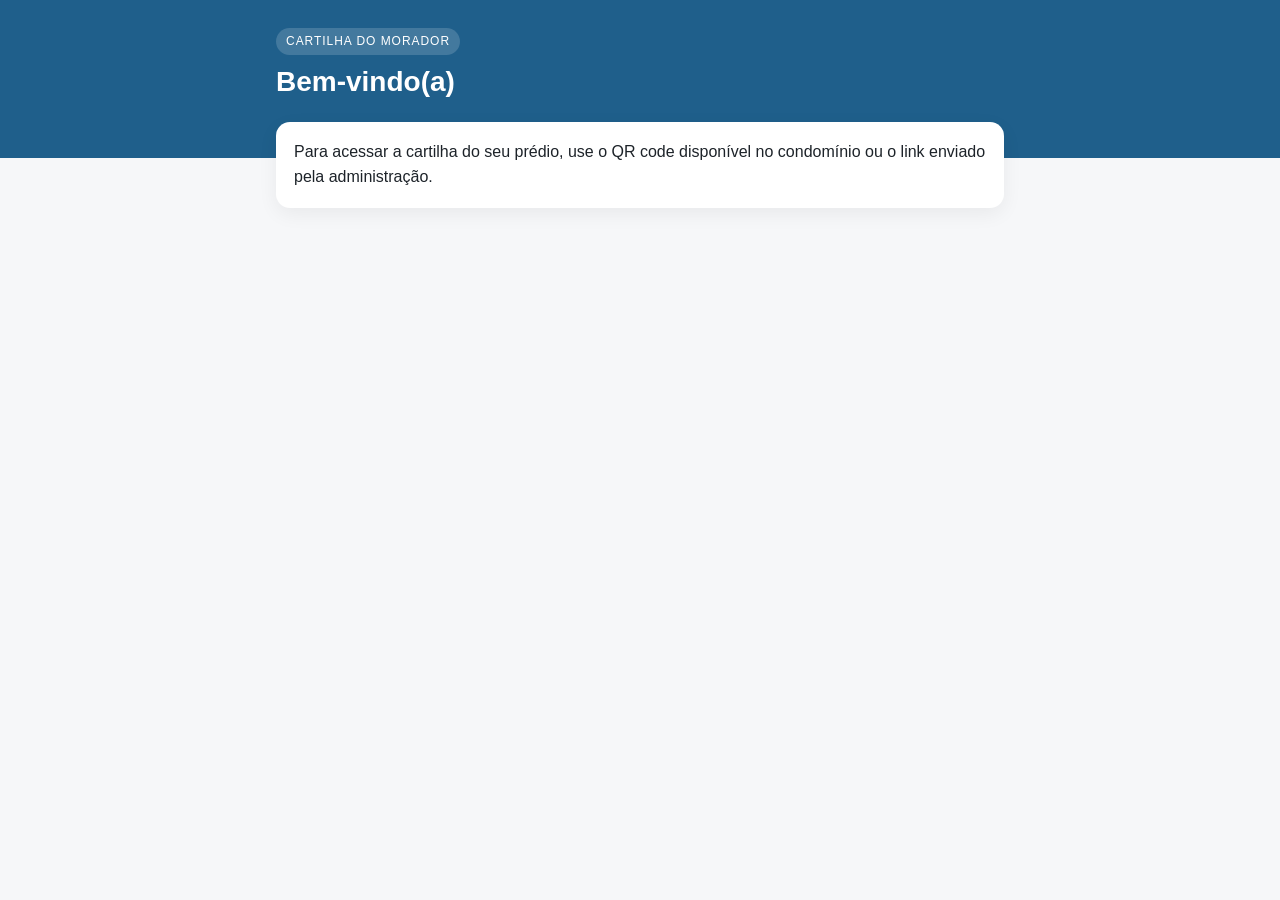
<file: index.html>
<!DOCTYPE html>
<html lang="pt-BR">
<head>
<meta charset="utf-8">
<meta name="viewport" content="width=device-width, initial-scale=1">
<meta name="robots" content="noindex">
<title>Cartilha do Morador</title>
<link rel="stylesheet" href="assets/cartilha.css">
</head>
<body>
<header class="topo"><div class="wrap"><span class="selo">Cartilha do Morador</span><h1>Bem-vindo(a)</h1></div></header>
<main class="wrap">
  <section class="boas-vindas"><p>Para acessar a cartilha do seu prédio, use o QR code disponível no condomínio ou o link enviado pela administração.</p></section>
</main>
</body>
</html>
</file>
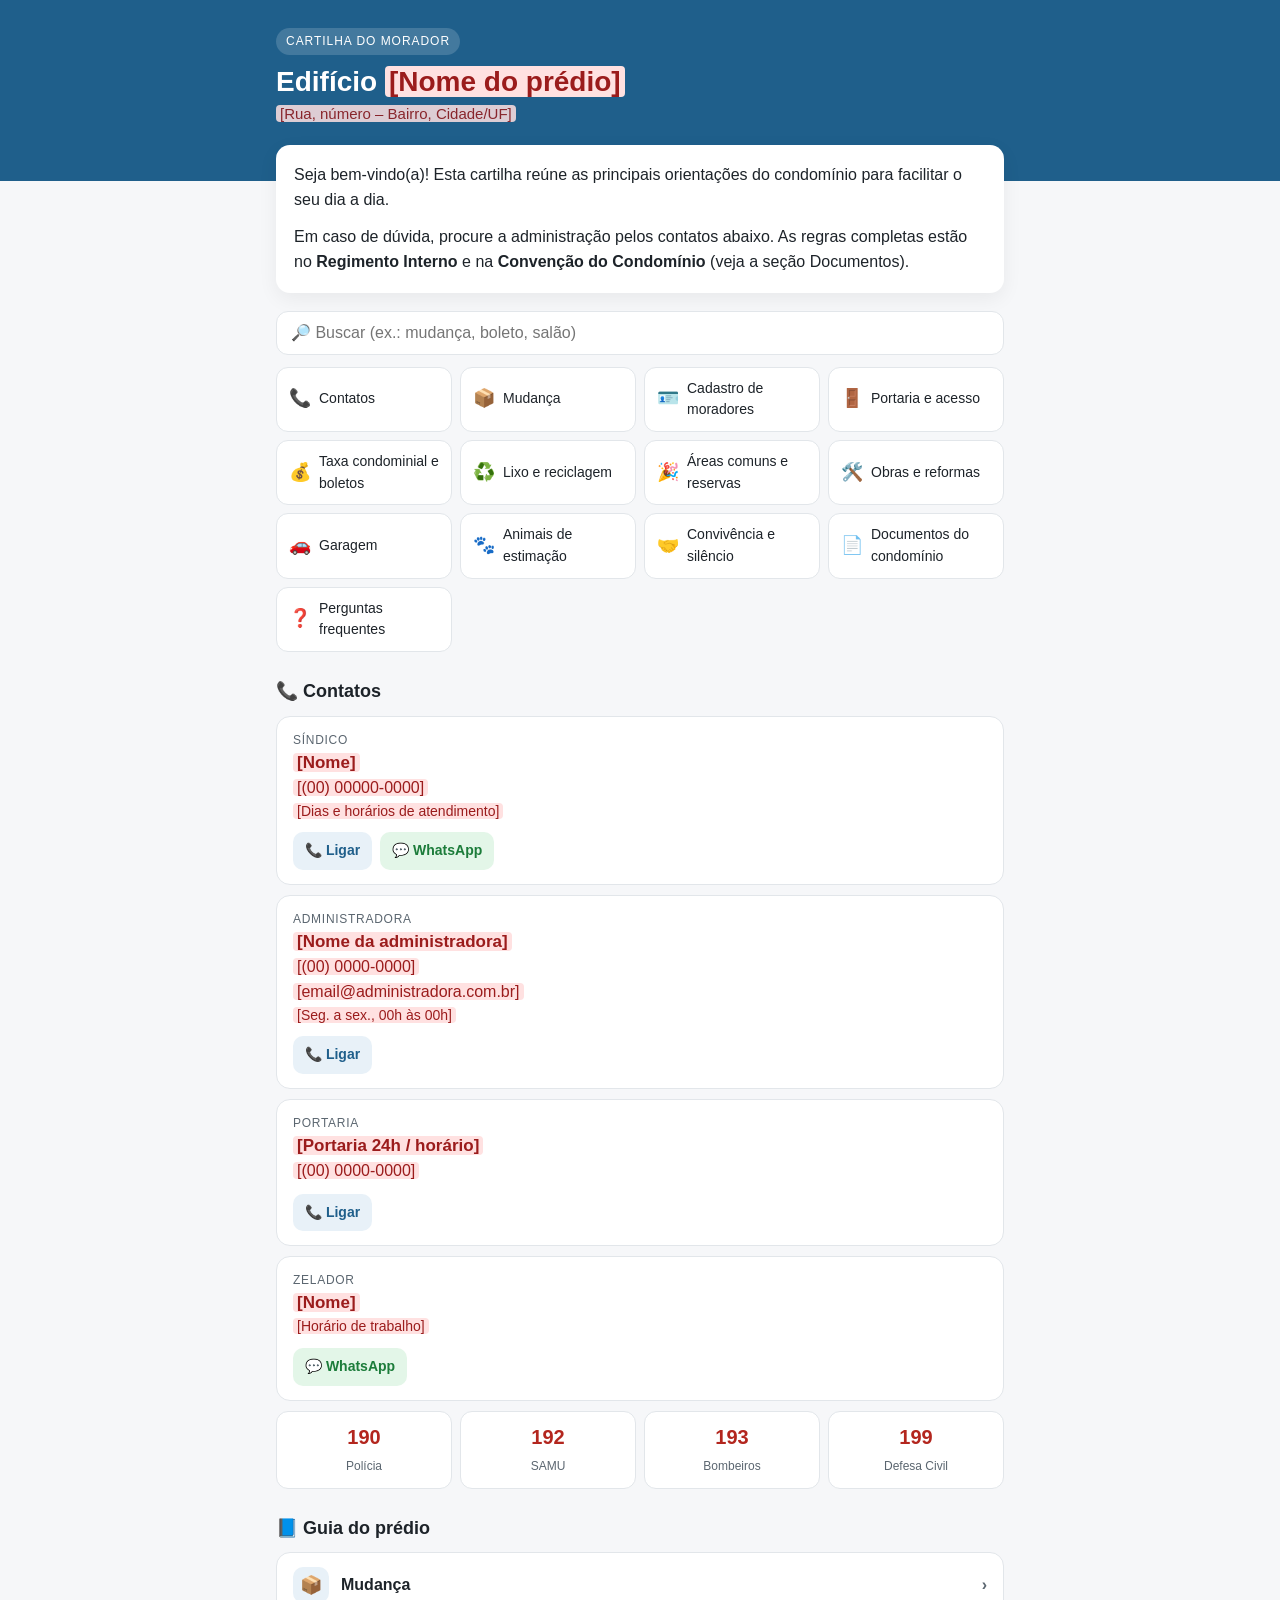
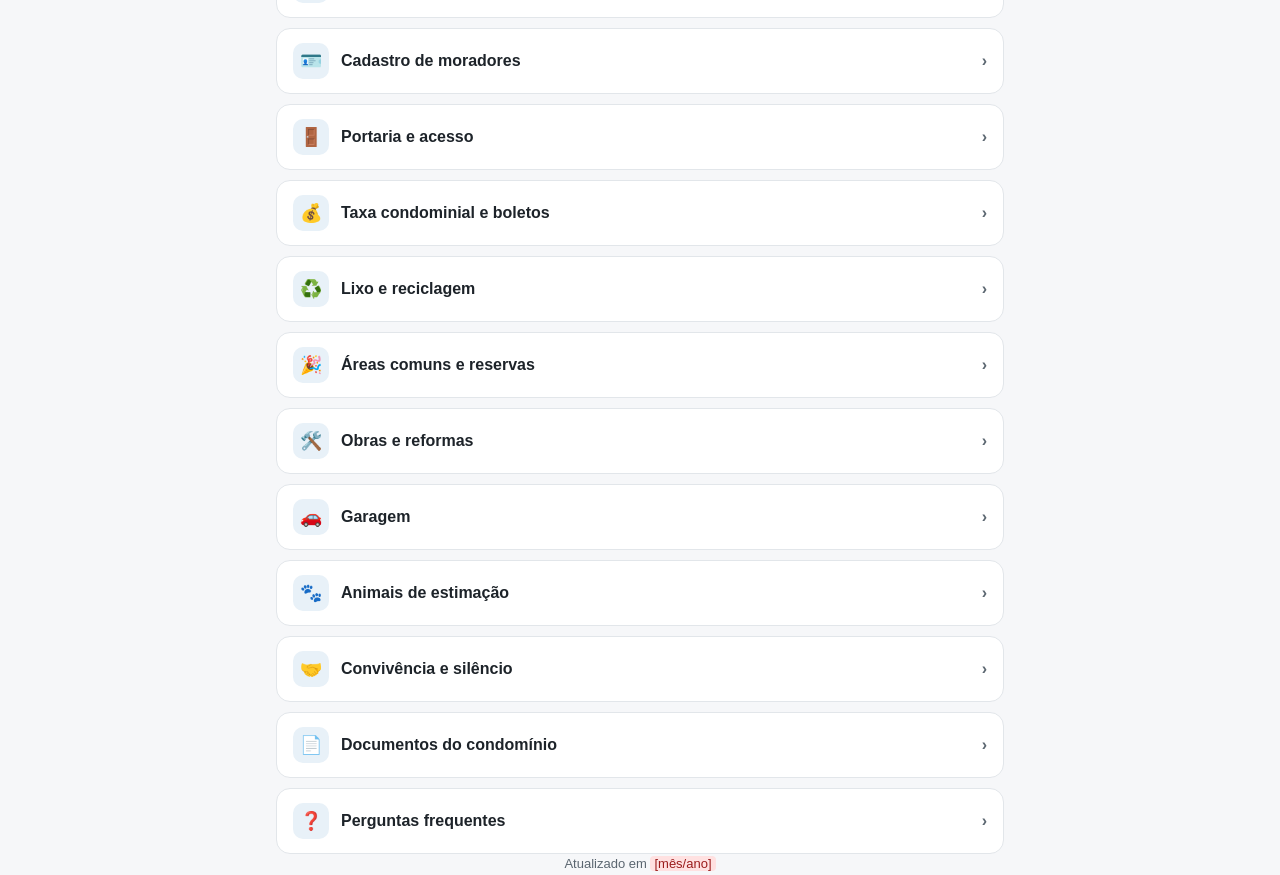
<file: aguas-de-marco/index.html>
<!DOCTYPE html>
<html lang="pt-BR">
<head>
<meta charset="utf-8">
<meta name="viewport" content="width=device-width, initial-scale=1">
<meta name="robots" content="noindex">
<title>Cartilha do Morador</title>
<link rel="stylesheet" href="../assets/cartilha.css">
</head>
<body>

<header class="topo">
  <div class="wrap">
    <span class="selo">Cartilha do Morador</span>
    <h1 id="predio"></h1>
    <p class="endereco" id="endereco"></p>
  </div>
</header>

<main class="wrap">
  <section class="boas-vindas" id="boas-vindas"></section>

  <div class="busca">
    <input id="campo-busca" type="search" placeholder="🔎 Buscar (ex.: mudança, boleto, salão)" aria-label="Buscar na cartilha">
  </div>

  <nav class="atalhos" id="atalhos"></nav>

  <h2 class="titulo-bloco" id="contatos">📞 Contatos</h2>
  <div class="contatos" id="lista-contatos"></div>
  <div class="emergencia" id="emergencia"></div>

  <h2 class="titulo-bloco">📘 Guia do prédio</h2>
  <div class="secoes" id="secoes"></div>
  <p class="vazio" id="vazio">Nada encontrado. Fale com a administração pelos contatos acima.</p>
</main>

<footer class="wrap">
  Atualizado em <span id="atualizado"></span>
</footer>

<script>
/* =====================================================================
   CONTEÚDO DA CARTILHA — edite só esta parte.
   - Tudo entre [colchetes] aparece destacado em vermelho até ser preenchido.
   - Use *texto* para negrito.
   - Para remover um item, apague a linha inteira (incluindo a vírgula).
   - Para remover uma seção, apague o bloco { ... } dela.
   ===================================================================== */
window.CARTILHA = {
  predio: "Edifício [Nome do prédio]",
  endereco: "[Rua, número – Bairro, Cidade/UF]",
  atualizadoEm: "[mês/ano]",

  boasVindas: [
    "Seja bem-vindo(a)! Esta cartilha reúne as principais orientações do condomínio para facilitar o seu dia a dia.",
    "Em caso de dúvida, procure a administração pelos contatos abaixo. As regras completas estão no *Regimento Interno* e na *Convenção do Condomínio* (veja a seção Documentos)."
  ],

  contatos: [
    { funcao: "Síndico", nome: "[Nome]", telefone: "[(00) 00000-0000]", whatsapp: "[(00) 00000-0000]", email: "", horario: "[Dias e horários de atendimento]" },
    { funcao: "Administradora", nome: "[Nome da administradora]", telefone: "[(00) 0000-0000]", whatsapp: "", email: "[email@administradora.com.br]", horario: "[Seg. a sex., 00h às 00h]" },
    { funcao: "Portaria", nome: "[Portaria 24h / horário]", telefone: "[(00) 0000-0000]", whatsapp: "", email: "", horario: "" },
    { funcao: "Zelador", nome: "[Nome]", telefone: "", whatsapp: "[(00) 00000-0000]", email: "", horario: "[Horário de trabalho]" }
  ],

  emergencia: [
    { numero: "190", nome: "Polícia" },
    { numero: "192", nome: "SAMU" },
    { numero: "193", nome: "Bombeiros" },
    { numero: "199", nome: "Defesa Civil" }
  ],

  secoes: [
    {
      id: "mudanca", icone: "📦", titulo: "Mudança",
      itens: [
        "Agende com antecedência mínima de [X dias] pelo [canal: portaria / administradora / app].",
        "Dias e horários permitidos: [ex.: seg. a sáb., 00h às 00h].",
        "Elevador de uso: [qual elevador] — protegido com [mantas/capa] antes do início.",
        "Informe a placa do caminhão e os nomes dos carregadores à portaria."
      ],
      aviso: "[Taxa ou caução de mudança, se houver. Apague esta linha se não houver.]"
    },
    {
      id: "cadastro", icone: "🪪", titulo: "Cadastro de moradores",
      itens: [
        "Todo novo morador (proprietário ou inquilino) deve preencher a ficha de cadastro em até [X dias].",
        "Documentos solicitados: [ex.: RG/CPF de todos os moradores, contrato de locação, dados dos veículos].",
        "Entregar em: [portaria / e-mail / formulário online].",
        "Atualize o cadastro sempre que houver mudança de moradores, veículos ou contatos."
      ],
      links: [{ texto: "Ficha de cadastro", url: "[link do formulário]" }]
    },
    {
      id: "portaria", icone: "🚪", titulo: "Portaria e acesso",
      itens: [
        "Acesso de moradores: [tag / biometria / reconhecimento facial / chave].",
        "Visitantes: [como são anunciados e liberados].",
        "Prestadores de serviço: [autorização prévia, horários permitidos].",
        "Entregas e encomendas: [onde ficam e como retirar].",
        "Perda de tag/controle: [como solicitar segunda via e valor]."
      ]
    },
    {
      id: "taxa", icone: "💰", titulo: "Taxa condominial e boletos",
      itens: [
        "Vencimento: todo dia [00].",
        "O boleto é enviado por [e-mail / app / impresso na portaria].",
        "Segunda via: [site/app da administradora ou contato].",
        "Em caso de locação, combine com o proprietário quem paga cada despesa."
      ],
      aviso: "[Multa e juros por atraso conforme a convenção — confirme os percentuais.]"
    },
    {
      id: "lixo", icone: "♻️", titulo: "Lixo e reciclagem",
      itens: [
        "Lixo orgânico: [onde descartar e horários].",
        "Recicláveis: [local e separação].",
        "Itens grandes (móveis, entulho): [orientação — não deixar nas áreas comuns].",
        "Óleo de cozinha, pilhas e eletrônicos: [ponto de descarte, se houver]."
      ]
    },
    {
      id: "areas-comuns", icone: "🎉", titulo: "Áreas comuns e reservas",
      itens: [
        "Salão de festas: reserva por [canal], com [X dias] de antecedência. Taxa: [valor ou 'sem taxa'].",
        "Churrasqueira: [regras de reserva e uso].",
        "Academia / piscina: [horários e regras].",
        "Limite de convidados: [número], com lista entregue à portaria.",
        "Horário de encerramento de eventos: [00h]."
      ]
    },
    {
      id: "obras", icone: "🛠️", titulo: "Obras e reformas",
      itens: [
        "Comunique a administração *antes* de iniciar qualquer obra.",
        "Pela norma ABNT NBR 16280, reformas que possam afetar a estrutura, as instalações ou a segurança da edificação exigem plano de reforma com responsável técnico (ART ou RRT).",
        "Horários permitidos para obras com barulho: [ex.: seg. a sex., 00h às 00h; sáb., 00h às 00h].",
        "Retirada de entulho: [como e onde]."
      ]
    },
    {
      id: "garagem", icone: "🚗", titulo: "Garagem",
      itens: [
        "Vagas: [demarcadas / livres / por sorteio].",
        "Cadastre seus veículos na administração.",
        "Não é permitido [ex.: guardar objetos na vaga, lavar veículos — confira o regimento].",
        "Bicicletário: [local e regras]."
      ]
    },
    {
      id: "animais", icone: "🐾", titulo: "Animais de estimação",
      itens: [
        "Circulação nas áreas comuns: [no colo / com guia / pelo elevador de serviço].",
        "Recolha sempre os dejetos do animal.",
        "[Outras regras do regimento sobre animais.]"
      ]
    },
    {
      id: "convivencia", icone: "🤝", titulo: "Convivência e silêncio",
      itens: [
        "Horário de silêncio: [00h às 00h].",
        "Não é permitido estender roupas ou objetos nas janelas e sacadas [confirme no regimento].",
        "Reclamações e sugestões: [canal oficial — livro de ocorrências, app, e-mail]."
      ]
    },
    {
      id: "documentos", icone: "📄", titulo: "Documentos do condomínio",
      itens: [
        "As regras completas estão nos documentos abaixo. Em caso de divergência, valem a Convenção e o Regimento Interno."
      ],
      links: [
        { texto: "Regimento Interno", url: "[link do PDF]" },
        { texto: "Convenção do Condomínio", url: "[link do PDF]" }
      ]
    },
    {
      id: "faq", icone: "❓", titulo: "Perguntas frequentes",
      itens: [
        "*Perdi meu boleto, o que faço?* [resposta]",
        "*Como libero a entrada de um prestador?* [resposta]",
        "*Onde vejo os avisos do condomínio?* [mural / grupo / app]"
      ]
    }
  ]
};
</script>
<script src="../assets/secoes-comuns.js"></script>
<script src="../assets/cartilha.js"></script>
</body>
</html>
</file>
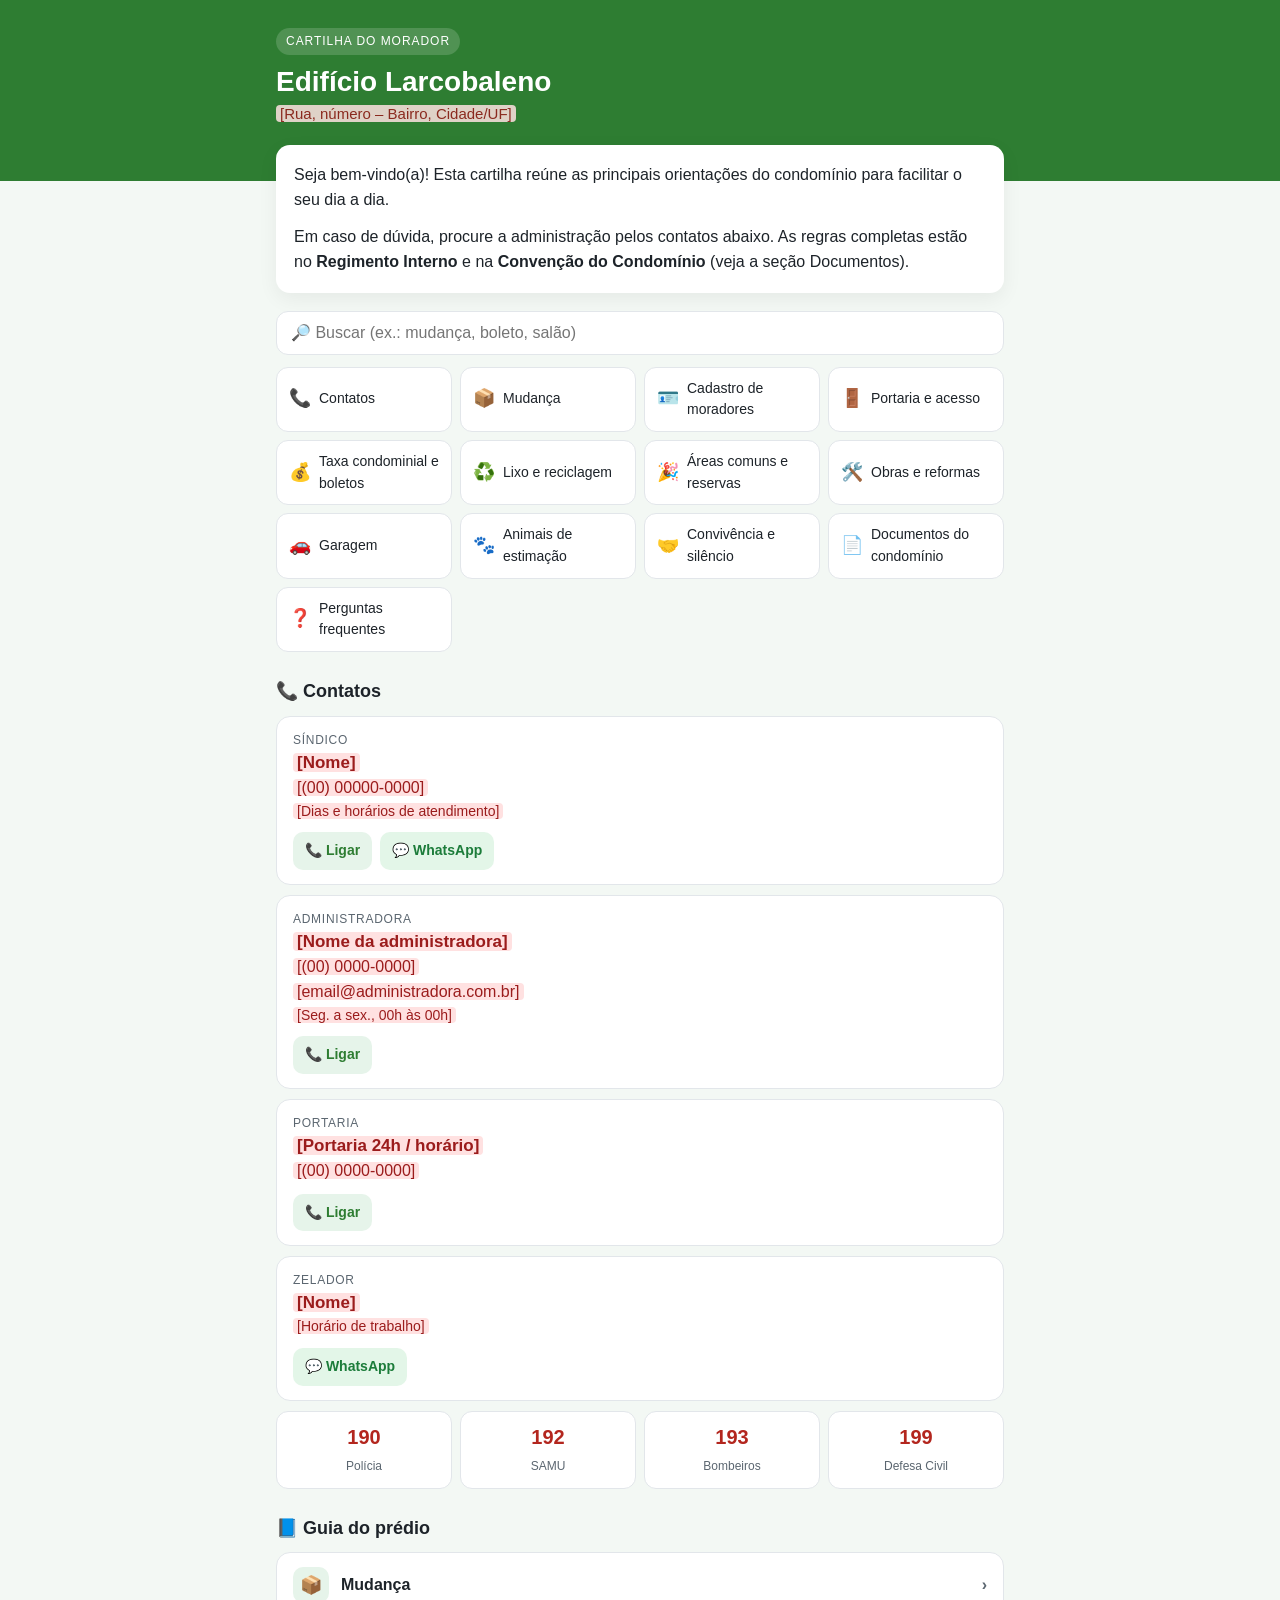
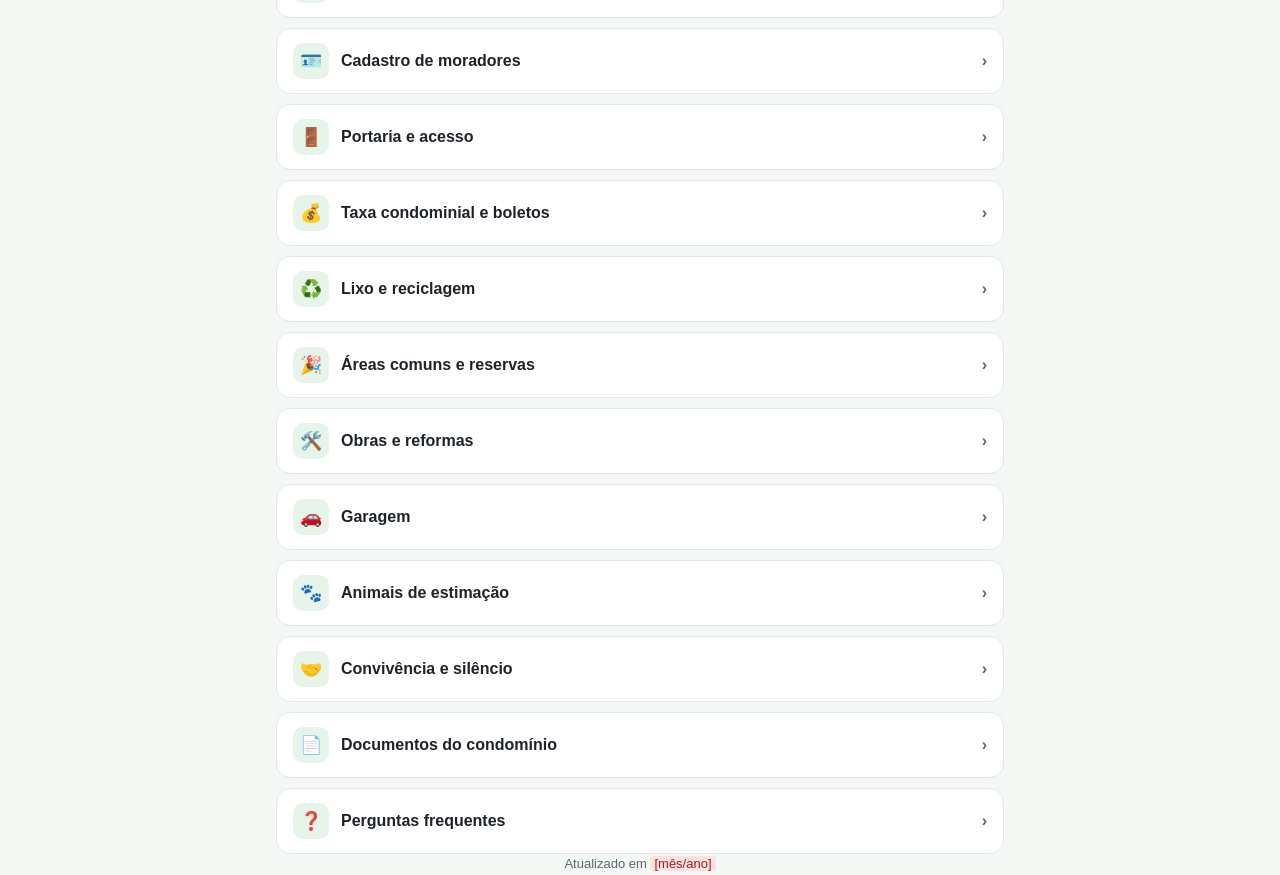
<file: larcobaleno/index.html>
<!DOCTYPE html>
<html lang="pt-BR">
<head>
<meta charset="utf-8">
<meta name="viewport" content="width=device-width, initial-scale=1">
<meta name="robots" content="noindex">
<title>Cartilha do Morador</title>
<link rel="stylesheet" href="../assets/cartilha.css">
<style>
  :root {
    --cor: #2e7d32;
    --cor-clara: #e6f4ea;
    --fundo: #f3f8f4;
  }
</style>
</head>
<body>

<header class="topo">
  <div class="wrap">
    <span class="selo">Cartilha do Morador</span>
    <h1 id="predio"></h1>
    <p class="endereco" id="endereco"></p>
  </div>
</header>

<main class="wrap">
  <section class="boas-vindas" id="boas-vindas"></section>

  <div class="busca">
    <input id="campo-busca" type="search" placeholder="🔎 Buscar (ex.: mudança, boleto, salão)" aria-label="Buscar na cartilha">
  </div>

  <nav class="atalhos" id="atalhos"></nav>

  <h2 class="titulo-bloco" id="contatos">📞 Contatos</h2>
  <div class="contatos" id="lista-contatos"></div>
  <div class="emergencia" id="emergencia"></div>

  <h2 class="titulo-bloco">📘 Guia do prédio</h2>
  <div class="secoes" id="secoes"></div>
  <p class="vazio" id="vazio">Nada encontrado. Fale com a administração pelos contatos acima.</p>
</main>

<footer class="wrap">
  Atualizado em <span id="atualizado"></span>
</footer>

<script>
/* =====================================================================
   CONTEÚDO DA CARTILHA — edite só esta parte.
   - Tudo entre [colchetes] aparece destacado em vermelho até ser preenchido.
   - Use *texto* para negrito.
   - Para remover um item, apague a linha inteira (incluindo a vírgula).
   - Para remover uma seção, apague o bloco { ... } dela.
   ===================================================================== */
window.CARTILHA = {
  predio: "Edifício Larcobaleno",
  endereco: "[Rua, número – Bairro, Cidade/UF]",
  atualizadoEm: "[mês/ano]",

  boasVindas: [
    "Seja bem-vindo(a)! Esta cartilha reúne as principais orientações do condomínio para facilitar o seu dia a dia.",
    "Em caso de dúvida, procure a administração pelos contatos abaixo. As regras completas estão no *Regimento Interno* e na *Convenção do Condomínio* (veja a seção Documentos)."
  ],

  contatos: [
    { funcao: "Síndico", nome: "[Nome]", telefone: "[(00) 00000-0000]", whatsapp: "[(00) 00000-0000]", email: "", horario: "[Dias e horários de atendimento]" },
    { funcao: "Administradora", nome: "[Nome da administradora]", telefone: "[(00) 0000-0000]", whatsapp: "", email: "[email@administradora.com.br]", horario: "[Seg. a sex., 00h às 00h]" },
    { funcao: "Portaria", nome: "[Portaria 24h / horário]", telefone: "[(00) 0000-0000]", whatsapp: "", email: "", horario: "" },
    { funcao: "Zelador", nome: "[Nome]", telefone: "", whatsapp: "[(00) 00000-0000]", email: "", horario: "[Horário de trabalho]" }
  ],

  emergencia: [
    { numero: "190", nome: "Polícia" },
    { numero: "192", nome: "SAMU" },
    { numero: "193", nome: "Bombeiros" },
    { numero: "199", nome: "Defesa Civil" }
  ],

  secoes: [
    {
      id: "mudanca", icone: "📦", titulo: "Mudança",
      itens: [
        "Agende com antecedência mínima de [X dias] pelo [canal: portaria / administradora / app].",
        "Dias e horários permitidos: [ex.: seg. a sáb., 00h às 00h].",
        "Elevador de uso: [qual elevador] — protegido com [mantas/capa] antes do início.",
        "Informe a placa do caminhão e os nomes dos carregadores à portaria."
      ],
      aviso: "[Taxa ou caução de mudança, se houver. Apague esta linha se não houver.]"
    },
    {
      id: "cadastro", icone: "🪪", titulo: "Cadastro de moradores",
      itens: [
        "Todo novo morador (proprietário ou inquilino) deve preencher a ficha de cadastro em até [X dias].",
        "Documentos solicitados: [ex.: RG/CPF de todos os moradores, contrato de locação, dados dos veículos].",
        "Entregar em: [portaria / e-mail / formulário online].",
        "Atualize o cadastro sempre que houver mudança de moradores, veículos ou contatos."
      ],
      links: [{ texto: "Ficha de cadastro", url: "[link do formulário]" }]
    },
    {
      id: "portaria", icone: "🚪", titulo: "Portaria e acesso",
      itens: [
        "Acesso de moradores: [tag / biometria / reconhecimento facial / chave].",
        "Visitantes: [como são anunciados e liberados].",
        "Prestadores de serviço: [autorização prévia, horários permitidos].",
        "Entregas e encomendas: [onde ficam e como retirar].",
        "Perda de tag/controle: [como solicitar segunda via e valor]."
      ]
    },
    {
      id: "taxa", icone: "💰", titulo: "Taxa condominial e boletos",
      itens: [
        "Vencimento: todo dia [00].",
        "O boleto é enviado por [e-mail / app / impresso na portaria].",
        "Segunda via: [site/app da administradora ou contato].",
        "Em caso de locação, combine com o proprietário quem paga cada despesa."
      ],
      aviso: "[Multa e juros por atraso conforme a convenção — confirme os percentuais.]"
    },
    {
      id: "lixo", icone: "♻️", titulo: "Lixo e reciclagem",
      itens: [
        "Lixo orgânico: [onde descartar e horários].",
        "Recicláveis: [local e separação].",
        "Itens grandes (móveis, entulho): [orientação — não deixar nas áreas comuns].",
        "Óleo de cozinha, pilhas e eletrônicos: [ponto de descarte, se houver]."
      ]
    },
    {
      id: "areas-comuns", icone: "🎉", titulo: "Áreas comuns e reservas",
      itens: [
        "Salão de festas: reserva por [canal], com [X dias] de antecedência. Taxa: [valor ou 'sem taxa'].",
        "Churrasqueira: [regras de reserva e uso].",
        "Academia / piscina: [horários e regras].",
        "Limite de convidados: [número], com lista entregue à portaria.",
        "Horário de encerramento de eventos: [00h]."
      ]
    },
    {
      id: "obras", icone: "🛠️", titulo: "Obras e reformas",
      itens: [
        "Comunique a administração *antes* de iniciar qualquer obra.",
        "Pela norma ABNT NBR 16280, reformas que possam afetar a estrutura, as instalações ou a segurança da edificação exigem plano de reforma com responsável técnico (ART ou RRT).",
        "Horários permitidos para obras com barulho: [ex.: seg. a sex., 00h às 00h; sáb., 00h às 00h].",
        "Retirada de entulho: [como e onde]."
      ]
    },
    {
      id: "garagem", icone: "🚗", titulo: "Garagem",
      itens: [
        "Vagas: [demarcadas / livres / por sorteio].",
        "Cadastre seus veículos na administração.",
        "Não é permitido [ex.: guardar objetos na vaga, lavar veículos — confira o regimento].",
        "Bicicletário: [local e regras]."
      ]
    },
    {
      id: "animais", icone: "🐾", titulo: "Animais de estimação",
      itens: [
        "Circulação nas áreas comuns: [no colo / com guia / pelo elevador de serviço].",
        "Recolha sempre os dejetos do animal.",
        "[Outras regras do regimento sobre animais.]"
      ]
    },
    {
      id: "convivencia", icone: "🤝", titulo: "Convivência e silêncio",
      itens: [
        "Horário de silêncio: [00h às 00h].",
        "Não é permitido estender roupas ou objetos nas janelas e sacadas [confirme no regimento].",
        "Reclamações e sugestões: [canal oficial — livro de ocorrências, app, e-mail]."
      ]
    },
    {
      id: "documentos", icone: "📄", titulo: "Documentos do condomínio",
      itens: [
        "As regras completas estão nos documentos abaixo. Em caso de divergência, valem a Convenção e o Regimento Interno."
      ],
      links: [
        { texto: "Regimento Interno", url: "[link do PDF]" },
        { texto: "Convenção do Condomínio", url: "[link do PDF]" }
      ]
    },
    {
      id: "faq", icone: "❓", titulo: "Perguntas frequentes",
      itens: [
        "*Perdi meu boleto, o que faço?* [resposta]",
        "*Como libero a entrada de um prestador?* [resposta]",
        "*Onde vejo os avisos do condomínio?* [mural / grupo / app]"
      ]
    }
  ]
};
</script>
<script src="../assets/secoes-comuns.js"></script>
<script src="../assets/cartilha.js"></script>
</body>
</html>
</file>
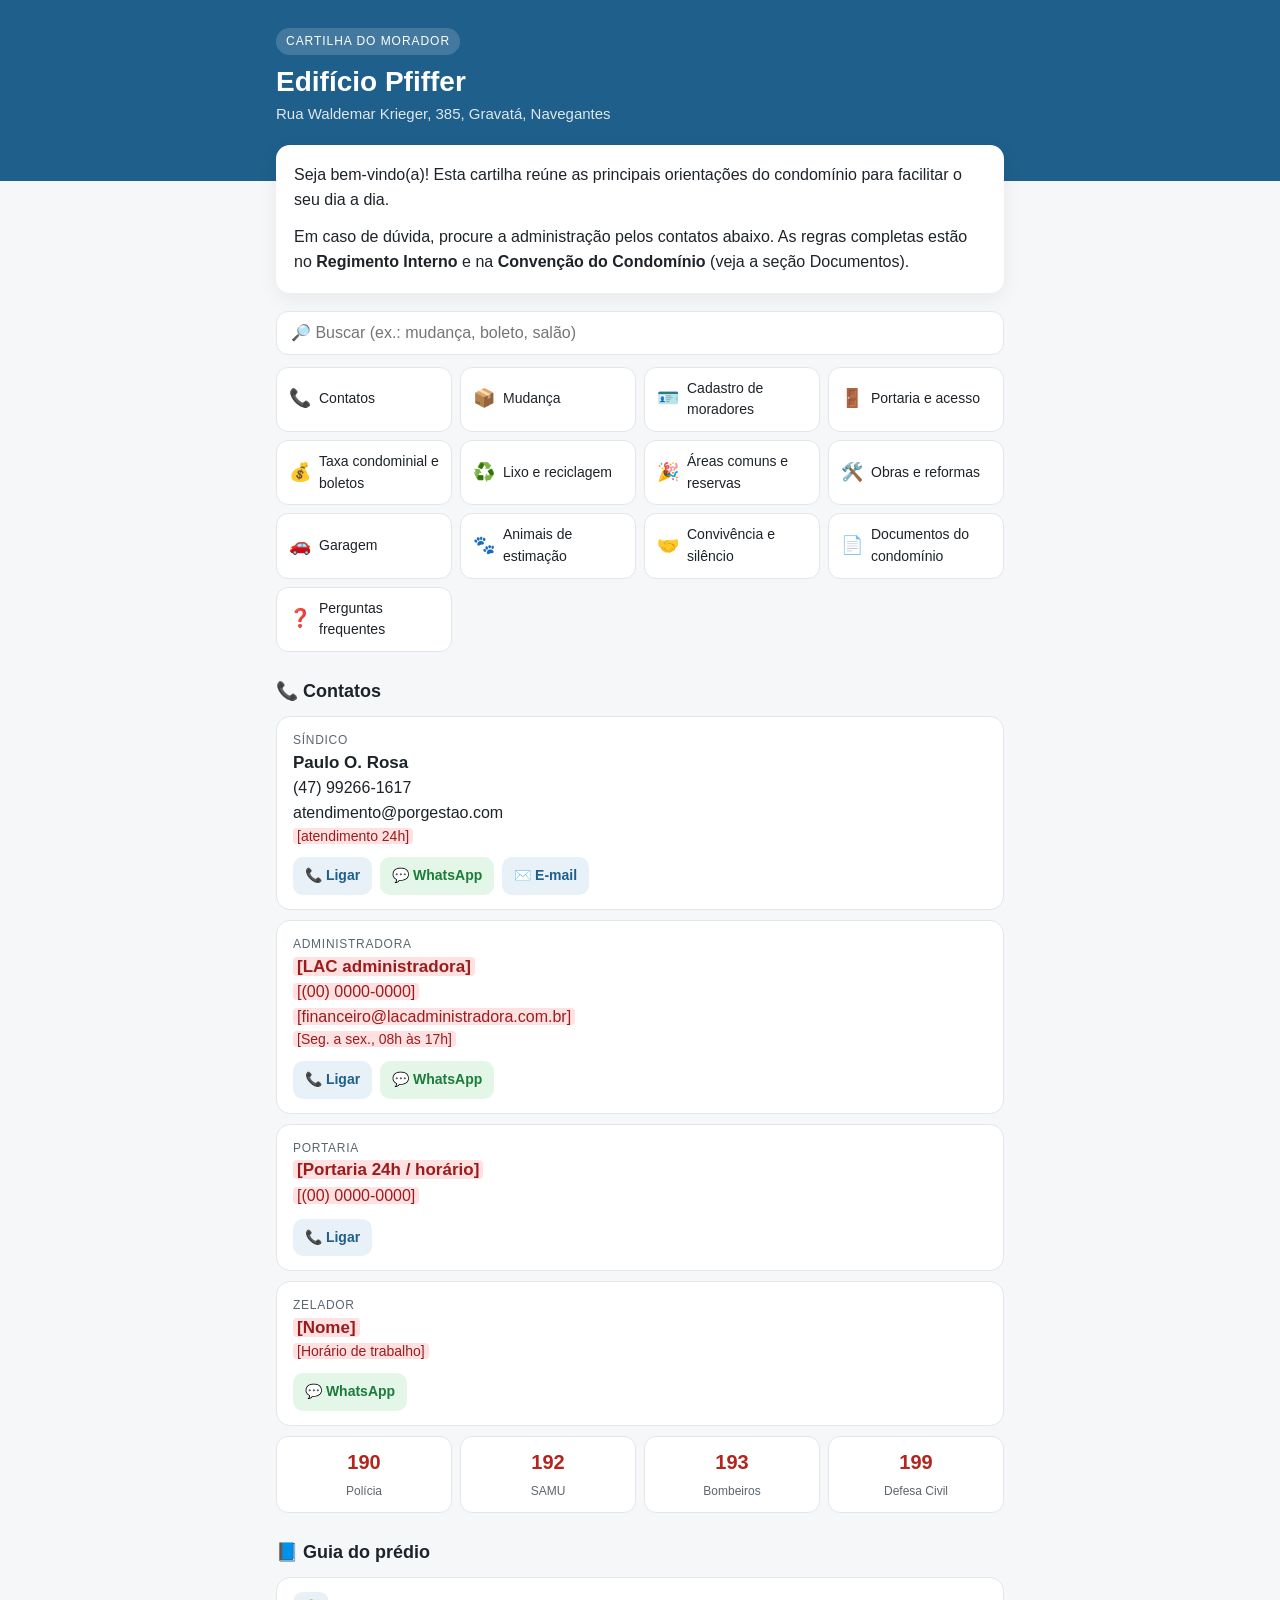
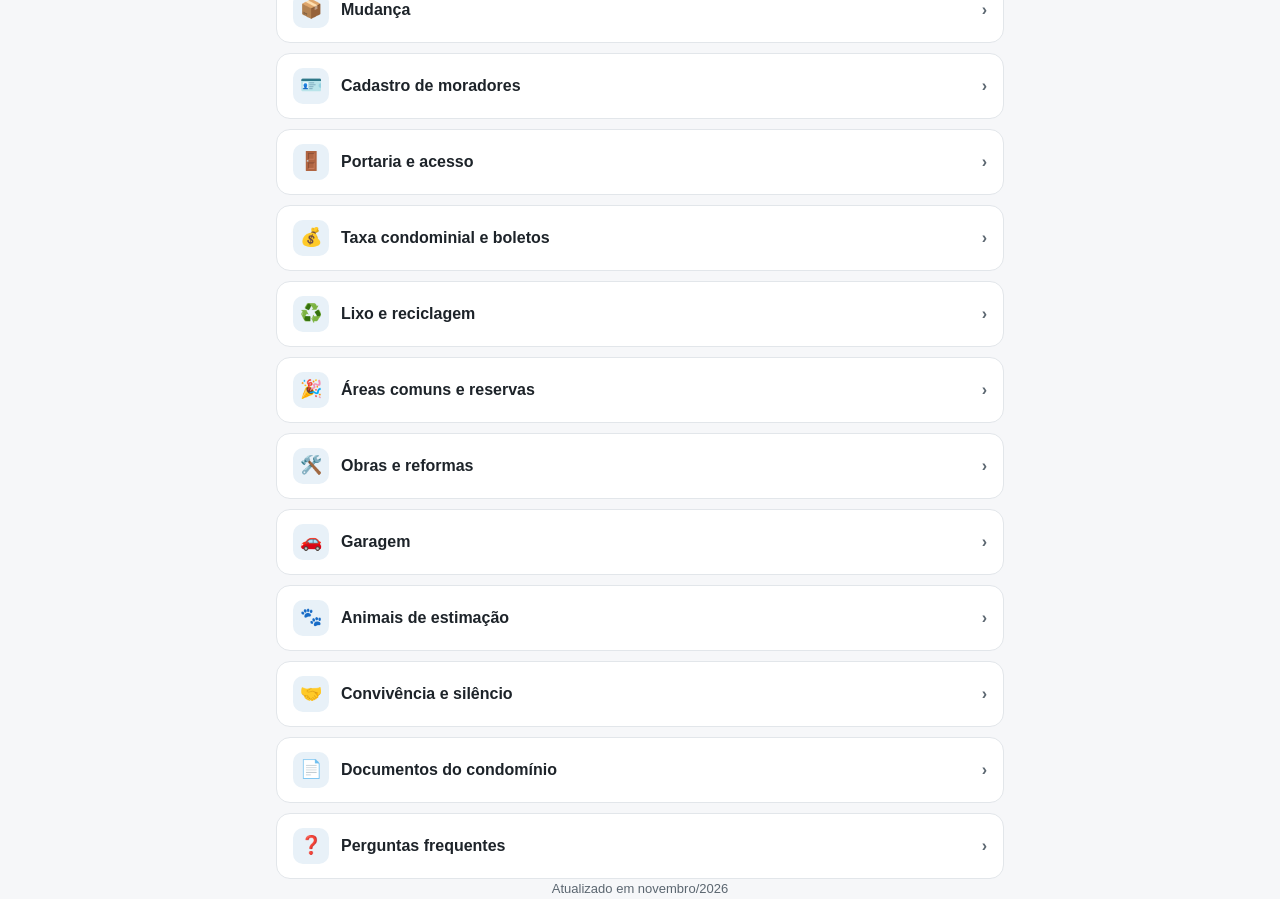
<file: pfiffer/index.html>
<!DOCTYPE html>
<html lang="pt-BR">
<head>
<meta charset="utf-8">
<meta name="viewport" content="width=device-width, initial-scale=1">
<meta name="robots" content="noindex">
<title>Cartilha do Morador</title>
<link rel="stylesheet" href="../assets/cartilha.css">
</head>
<body>

<header class="topo">
  <div class="wrap">
    <span class="selo">Cartilha do Morador</span>
    <h1 id="predio"></h1>
    <p class="endereco" id="endereco"></p>
  </div>
</header>

<main class="wrap">
  <section class="boas-vindas" id="boas-vindas"></section>

  <div class="busca">
    <input id="campo-busca" type="search" placeholder="🔎 Buscar (ex.: mudança, boleto, salão)" aria-label="Buscar na cartilha">
  </div>

  <nav class="atalhos" id="atalhos"></nav>

  <h2 class="titulo-bloco" id="contatos">📞 Contatos</h2>
  <div class="contatos" id="lista-contatos"></div>
  <div class="emergencia" id="emergencia"></div>

  <h2 class="titulo-bloco">📘 Guia do prédio</h2>
  <div class="secoes" id="secoes"></div>
  <p class="vazio" id="vazio">Nada encontrado. Fale com a administração pelos contatos acima.</p>
</main>

<footer class="wrap">
  Atualizado em <span id="atualizado"></span>
</footer>

<script>
/* =====================================================================
   CONTEÚDO DA CARTILHA — edite só esta parte.
   - Tudo entre [colchetes] aparece destacado em vermelho até ser preenchido.
   - Use *texto* para negrito.
   - Para remover um item, apague a linha inteira (incluindo a vírgula).
   - Para remover uma seção, apague o bloco { ... } dela.
   ===================================================================== */
window.CARTILHA = {
  predio: "Edifício Pfiffer",
  endereco: "Rua Waldemar Krieger, 385, Gravatá, Navegantes",
  atualizadoEm: "novembro/2026",
  linkChamado: "https://link-do-formulario-do-pfiffer",
  
  boasVindas: [
    "Seja bem-vindo(a)! Esta cartilha reúne as principais orientações do condomínio para facilitar o seu dia a dia.",
    "Em caso de dúvida, procure a administração pelos contatos abaixo. As regras completas estão no *Regimento Interno* e na *Convenção do Condomínio* (veja a seção Documentos)."
  ],

  contatos: [
    { funcao: "Síndico", nome: "Paulo O. Rosa", telefone: "(47) 99266-1617", whatsapp: "(47) 99266-1617", email: "atendimento@porgestao.com", horario: "[atendimento 24h]" },
    { funcao: "Administradora", nome: "[LAC administradora]", telefone: "[(00) 0000-0000]", whatsapp: "[(47) 3342-7417]", email: "[financeiro@lacadministradora.com.br]", horario: "[Seg. a sex., 08h às 17h]" },
    { funcao: "Portaria", nome: "[Portaria 24h / horário]", telefone: "[(00) 0000-0000]", whatsapp: "", email: "", horario: "" },
    { funcao: "Zelador", nome: "[Nome]", telefone: "", whatsapp: "[(00) 00000-0000]", email: "", horario: "[Horário de trabalho]" }
  ],

  emergencia: [
    { numero: "190", nome: "Polícia" },
    { numero: "192", nome: "SAMU" },
    { numero: "193", nome: "Bombeiros" },
    { numero: "199", nome: "Defesa Civil" }
  ],

  secoes: [
    {
      id: "mudanca", icone: "📦", titulo: "Mudança",
      itens: [
        "Agende com antecedência mínima de [X dias] pelo [canal: portaria / administradora / app].",
        "Dias e horários permitidos: [ex.: seg. a sáb., 00h às 00h].",
        "Elevador de uso: [qual elevador] — protegido com [mantas/capa] antes do início.",
        "Informe a placa do caminhão e os nomes dos carregadores à portaria."
      ],
      aviso: "[Taxa ou caução de mudança, se houver. Apague esta linha se não houver.]"
    },
    {
      id: "cadastro", icone: "🪪", titulo: "Cadastro de moradores",
      itens: [
        "Todo novo morador (proprietário ou inquilino) deve preencher a ficha de cadastro em até [X dias].",
        "Documentos solicitados: [ex.: RG/CPF de todos os moradores, contrato de locação, dados dos veículos].",
        "Entregar em: [portaria / e-mail / formulário online].",
        "Atualize o cadastro sempre que houver mudança de moradores, veículos ou contatos."
      ],
      links: [{ texto: "Ficha de cadastro", url: "[link do formulário]" }]
    },
    {
      id: "portaria", icone: "🚪", titulo: "Portaria e acesso",
      itens: [
        "Acesso de moradores: [tag / biometria / reconhecimento facial / chave].",
        "Visitantes: [como são anunciados e liberados].",
        "Prestadores de serviço: [autorização prévia, horários permitidos].",
        "Entregas e encomendas: [onde ficam e como retirar].",
        "Perda de tag/controle: [como solicitar segunda via e valor]."
      ]
    },
    {
      id: "taxa", icone: "💰", titulo: "Taxa condominial e boletos",
      itens: [
        "Vencimento: todo dia [00].",
        "O boleto é enviado por [e-mail / app / impresso na portaria].",
        "Segunda via: [site/app da administradora ou contato].",
        "Em caso de locação, combine com o proprietário quem paga cada despesa."
      ],
      aviso: "[Multa e juros por atraso conforme a convenção — confirme os percentuais.]"
    },
    {
      id: "lixo", icone: "♻️", titulo: "Lixo e reciclagem",
      itens: [
        "Lixo orgânico: [onde descartar e horários].",
        "Recicláveis: [local e separação].",
        "Itens grandes (móveis, entulho): [orientação — não deixar nas áreas comuns].",
        "Óleo de cozinha, pilhas e eletrônicos: [ponto de descarte, se houver]."
      ]
    },
    {
      id: "areas-comuns", icone: "🎉", titulo: "Áreas comuns e reservas",
      itens: [
        "Salão de festas: reserva por [canal], com [X dias] de antecedência. Taxa: [valor ou 'sem taxa'].",
        "Churrasqueira: [regras de reserva e uso].",
        "Academia / piscina: [horários e regras].",
        "Limite de convidados: [número], com lista entregue à portaria.",
        "Horário de encerramento de eventos: [00h]."
      ]
    },
    {
      id: "obras", icone: "🛠️", titulo: "Obras e reformas",
      itens: [
        "Comunique a administração *antes* de iniciar qualquer obra.",
        "Pela norma ABNT NBR 16280, reformas que possam afetar a estrutura, as instalações ou a segurança da edificação exigem plano de reforma com responsável técnico (ART ou RRT).",
        "Horários permitidos para obras com barulho: [ex.: seg. a sex., 00h às 00h; sáb., 00h às 00h].",
        "Retirada de entulho: [como e onde]."
      ]
    },     
    {
      id: "garagem", icone: "🚗", titulo: "Garagem",
      itens: [
        "Vagas: [demarcadas / livres / por sorteio].",
        "Cadastre seus veículos na administração.",
        "Não é permitido [ex.: guardar objetos na vaga, lavar veículos — confira o regimento].",
        "Bicicletário: [local e regras]."
      ]
    },
    {
      id: "animais", icone: "🐾", titulo: "Animais de estimação",
      itens: [
        "Circulação nas áreas comuns: [no colo / com guia / pelo elevador de serviço].",
        "Recolha sempre os dejetos do animal.",
        "[Outras regras do regimento sobre animais.]"
      ]
    },
    {
      id: "convivencia", icone: "🤝", titulo: "Convivência e silêncio",
      itens: [
        "Horário de silêncio: [00h às 00h].",
        "Não é permitido estender roupas ou objetos nas janelas e sacadas [confirme no regimento].",
        "Reclamações e sugestões: [canal oficial — livro de ocorrências, app, e-mail]."
      ]
    },
    {
      id: "documentos", icone: "📄", titulo: "Documentos do condomínio",
      itens: [
        "As regras completas estão nos documentos abaixo. Em caso de divergência, valem a Convenção e o Regimento Interno."
      ],
      links: [
        { texto: "Regimento Interno", url: "[link do PDF]" },
        { texto: "Convenção do Condomínio", url: "testepdfdasilva.pdf" }
      ]
    },
    {
      id: "faq", icone: "❓", titulo: "Perguntas frequentes",
      itens: [
        "*Perdi meu boleto, o que faço?* [resposta]",
        "*Como libero a entrada de um prestador?* [resposta]",
        "*Onde vejo os avisos do condomínio?* [mural / grupo / app]"
      ]
    }
  ]
};
</script>
<script src="../assets/secoes-comuns.js"></script>
<script src="../assets/cartilha.js"></script>
</body>
</html>
</file>
<file: assets/cartilha.css>
:root {
  --cor: #1f5f8b;          /* cor principal — troque se quiser a identidade da empresa */
  --cor-clara: #e8f1f8;
  --texto: #1d2329;
  --texto-suave: #5b6670;
  --fundo: #f6f7f9;
  --cartao: #ffffff;
  --borda: #e2e6ea;
  --alerta: #fff4d6;
  --alerta-borda: #e9c46a;
  --raio: 14px;
}

* { box-sizing: border-box; }

html { scroll-behavior: smooth; }

body {
  margin: 0;
  font-family: -apple-system, BlinkMacSystemFont, "Segoe UI", Roboto, "Helvetica Neue", Arial, sans-serif;
  background: var(--fundo);
  color: var(--texto);
  line-height: 1.55;
  font-size: 16px;
  -webkit-text-size-adjust: 100%;
}

.wrap { max-width: 760px; margin: 0 auto; padding: 0 16px; }

/* Cabeçalho */
header.topo {
  background: var(--cor);
  color: #fff;
  padding: 28px 0 56px;
}
.topo .selo {
  display: inline-block;
  font-size: 12px;
  letter-spacing: .08em;
  text-transform: uppercase;
  background: rgba(255,255,255,.16);
  padding: 4px 10px;
  border-radius: 999px;
}
.topo h1 { margin: 10px 0 4px; font-size: 28px; line-height: 1.2; }
.topo .endereco { margin: 0; opacity: .85; font-size: 15px; }

/* Boas-vindas */
.boas-vindas {
  background: var(--cartao);
  border-radius: var(--raio);
  padding: 18px 18px 6px;
  margin-top: -36px;
  box-shadow: 0 6px 20px rgba(0,0,0,.06);
}
.boas-vindas p { margin: 0 0 12px; }

/* Busca */
.busca { margin: 18px 0 8px; }
.busca input {
  width: 100%;
  font-size: 16px;
  padding: 12px 14px;
  border: 1px solid var(--borda);
  border-radius: 12px;
  background: var(--cartao);
}
.busca input:focus { outline: 2px solid var(--cor); border-color: transparent; }

/* Atalhos */
.atalhos {
  display: grid;
  grid-template-columns: repeat(auto-fill, minmax(150px, 1fr));
  gap: 8px;
  margin: 12px 0 20px;
}
.atalhos a {
  display: flex; align-items: center; gap: 8px;
  background: var(--cartao);
  border: 1px solid var(--borda);
  border-radius: 12px;
  padding: 10px 12px;
  color: var(--texto);
  text-decoration: none;
  font-size: 14px;
}
.atalhos a:active { background: var(--cor-clara); }
.atalhos .ic { font-size: 18px; }

h2.titulo-bloco { font-size: 18px; margin: 26px 0 10px; }

/* Contatos */
.contatos { display: grid; gap: 10px; }
.contato {
  background: var(--cartao);
  border: 1px solid var(--borda);
  border-radius: var(--raio);
  padding: 14px 16px;
}
.contato .funcao { font-size: 12px; text-transform: uppercase; letter-spacing: .06em; color: var(--texto-suave); }
.contato .nome { font-weight: 600; font-size: 17px; }
.contato .horario { font-size: 14px; color: var(--texto-suave); }
.contato .acoes { display: flex; flex-wrap: wrap; gap: 8px; margin-top: 10px; }
.btn {
  display: inline-flex; align-items: center; gap: 6px;
  padding: 8px 12px;
  border-radius: 10px;
  background: var(--cor-clara);
  color: var(--cor);
  font-weight: 600;
  font-size: 14px;
  text-decoration: none;
}
.btn.whats { background: #e3f6e8; color: #1c7c3a; }

.emergencia {
  display: grid; grid-template-columns: repeat(4, 1fr); gap: 8px; margin-top: 10px;
}
.emergencia a {
  text-align: center;
  background: var(--cartao);
  border: 1px solid var(--borda);
  border-radius: 12px;
  padding: 10px 4px;
  text-decoration: none;
  color: var(--texto);
}
.emergencia strong { display: block; font-size: 20px; color: #b3261e; }
.emergencia span { font-size: 12px; color: var(--texto-suave); }

/* Seções (acordeão) */
.secoes { display: grid; gap: 10px; }
details.secao {
  background: var(--cartao);
  border: 1px solid var(--borda);
  border-radius: var(--raio);
  overflow: hidden;
}
details.secao summary {
  list-style: none;
  cursor: pointer;
  padding: 14px 16px;
  display: flex; align-items: center; gap: 12px;
  font-weight: 600;
  font-size: 16px;
}
details.secao summary::-webkit-details-marker { display: none; }
details.secao summary .ic {
  width: 36px; height: 36px; flex: 0 0 36px;
  display: grid; place-items: center;
  background: var(--cor-clara);
  border-radius: 10px;
  font-size: 18px;
}
details.secao summary .seta { margin-left: auto; transition: transform .2s; color: var(--texto-suave); }
details.secao[open] summary .seta { transform: rotate(90deg); }
.secao .corpo { padding: 0 16px 14px 64px; }
.secao .corpo ul { margin: 0; padding-left: 18px; }
.secao .corpo li { margin-bottom: 6px; }
.secao .aviso {
  background: var(--alerta);
  border-left: 4px solid var(--alerta-borda);
  padding: 10px 12px;
  border-radius: 8px;
  margin-top: 10px;
  font-size: 15px;
}
.secao .links { margin-top: 10px; display: flex; flex-wrap: wrap; gap: 8px; }

/* Campos ainda não preenchidos */
mark.ph {
  background: #ffe1e1;
  color: #9b1c1c;
  padding: 0 4px;
  border-radius: 4px;
}

.vazio { color: var(--texto-suave); text-align: center; padding: 20px; display: none; }

footer {
  margin: 32px 0 40px;
  text-align: center;
  font-size: 13px;
  color: var(--texto-suave);
}

@media (max-width: 420px) {
  .secao .corpo { padding-left: 16px; }
  .emergencia { grid-template-columns: repeat(2, 1fr); }
}

@media print {
  body { background: #fff; }
  header.topo { background: #fff; color: #000; padding: 0; }
  .busca, .atalhos { display: none; }
  details.secao { break-inside: avoid; }
  .secao .corpo { padding-left: 16px; }
}
</file>
